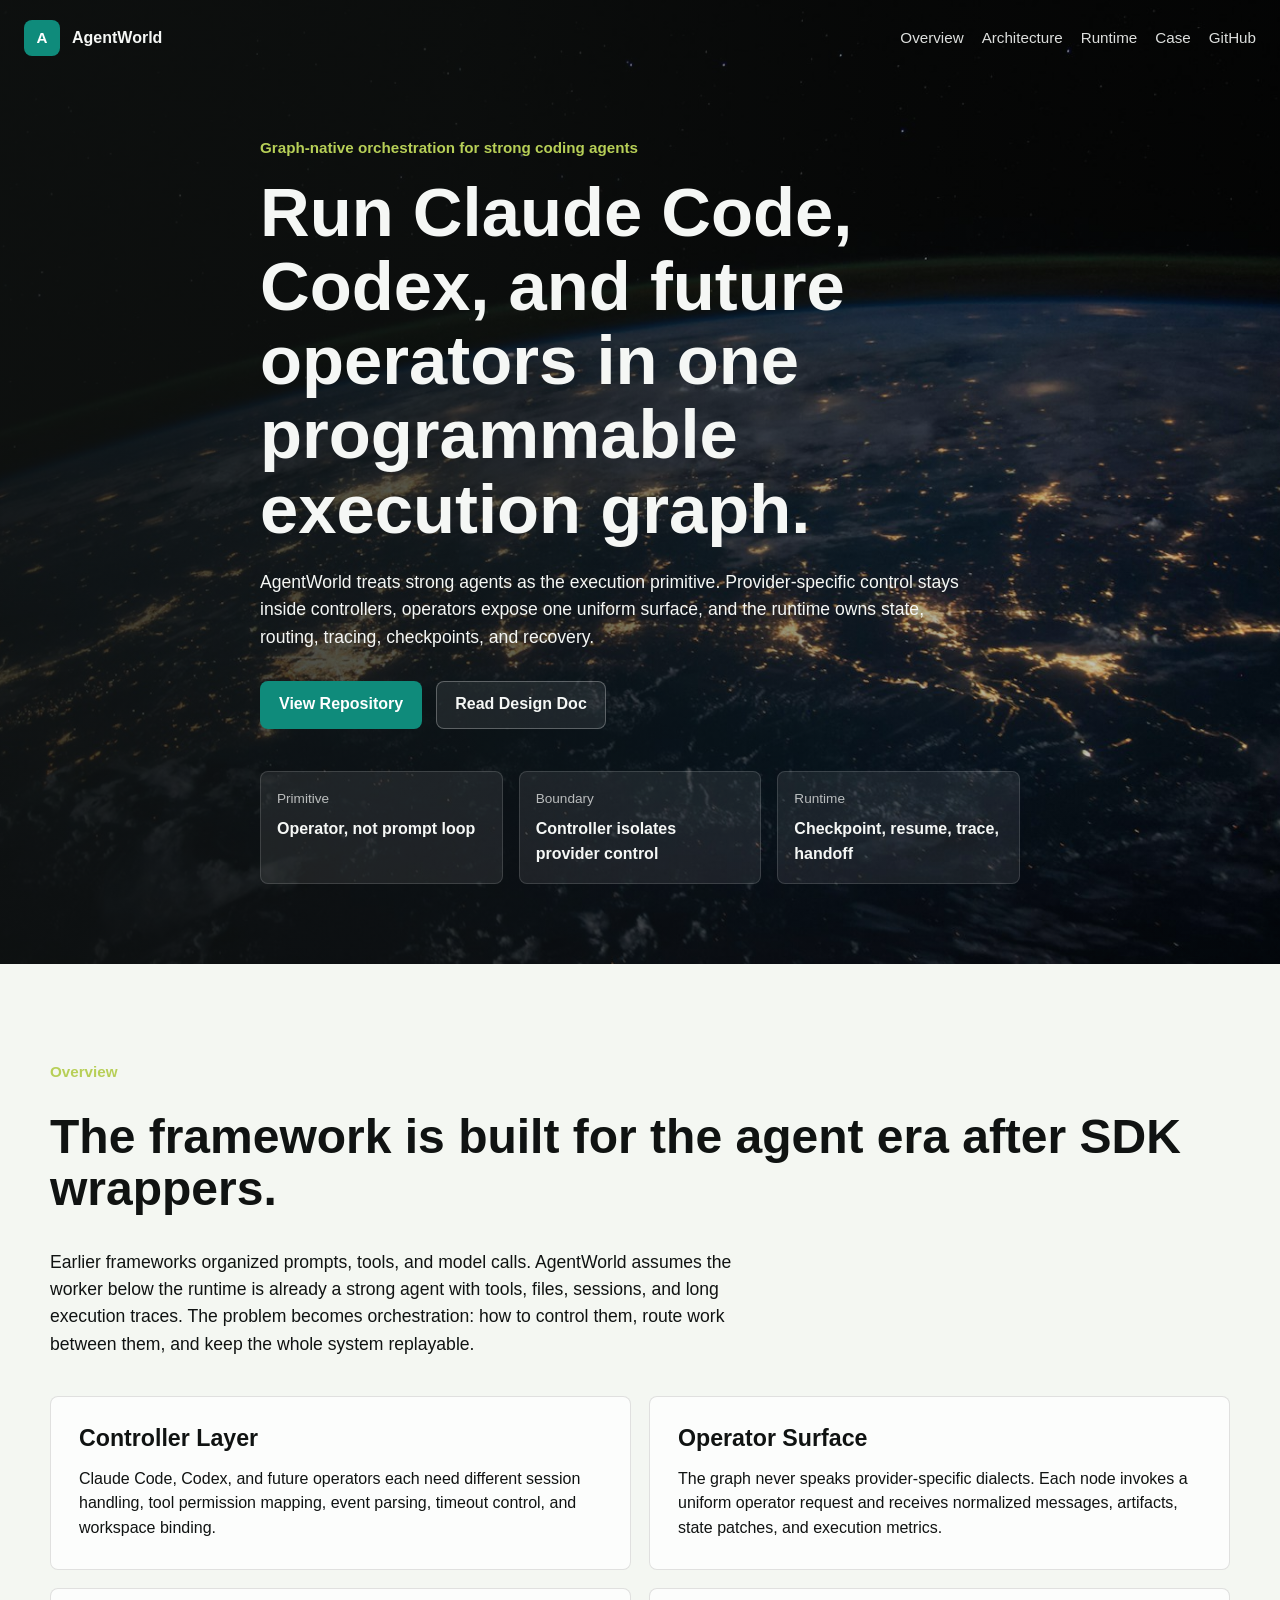
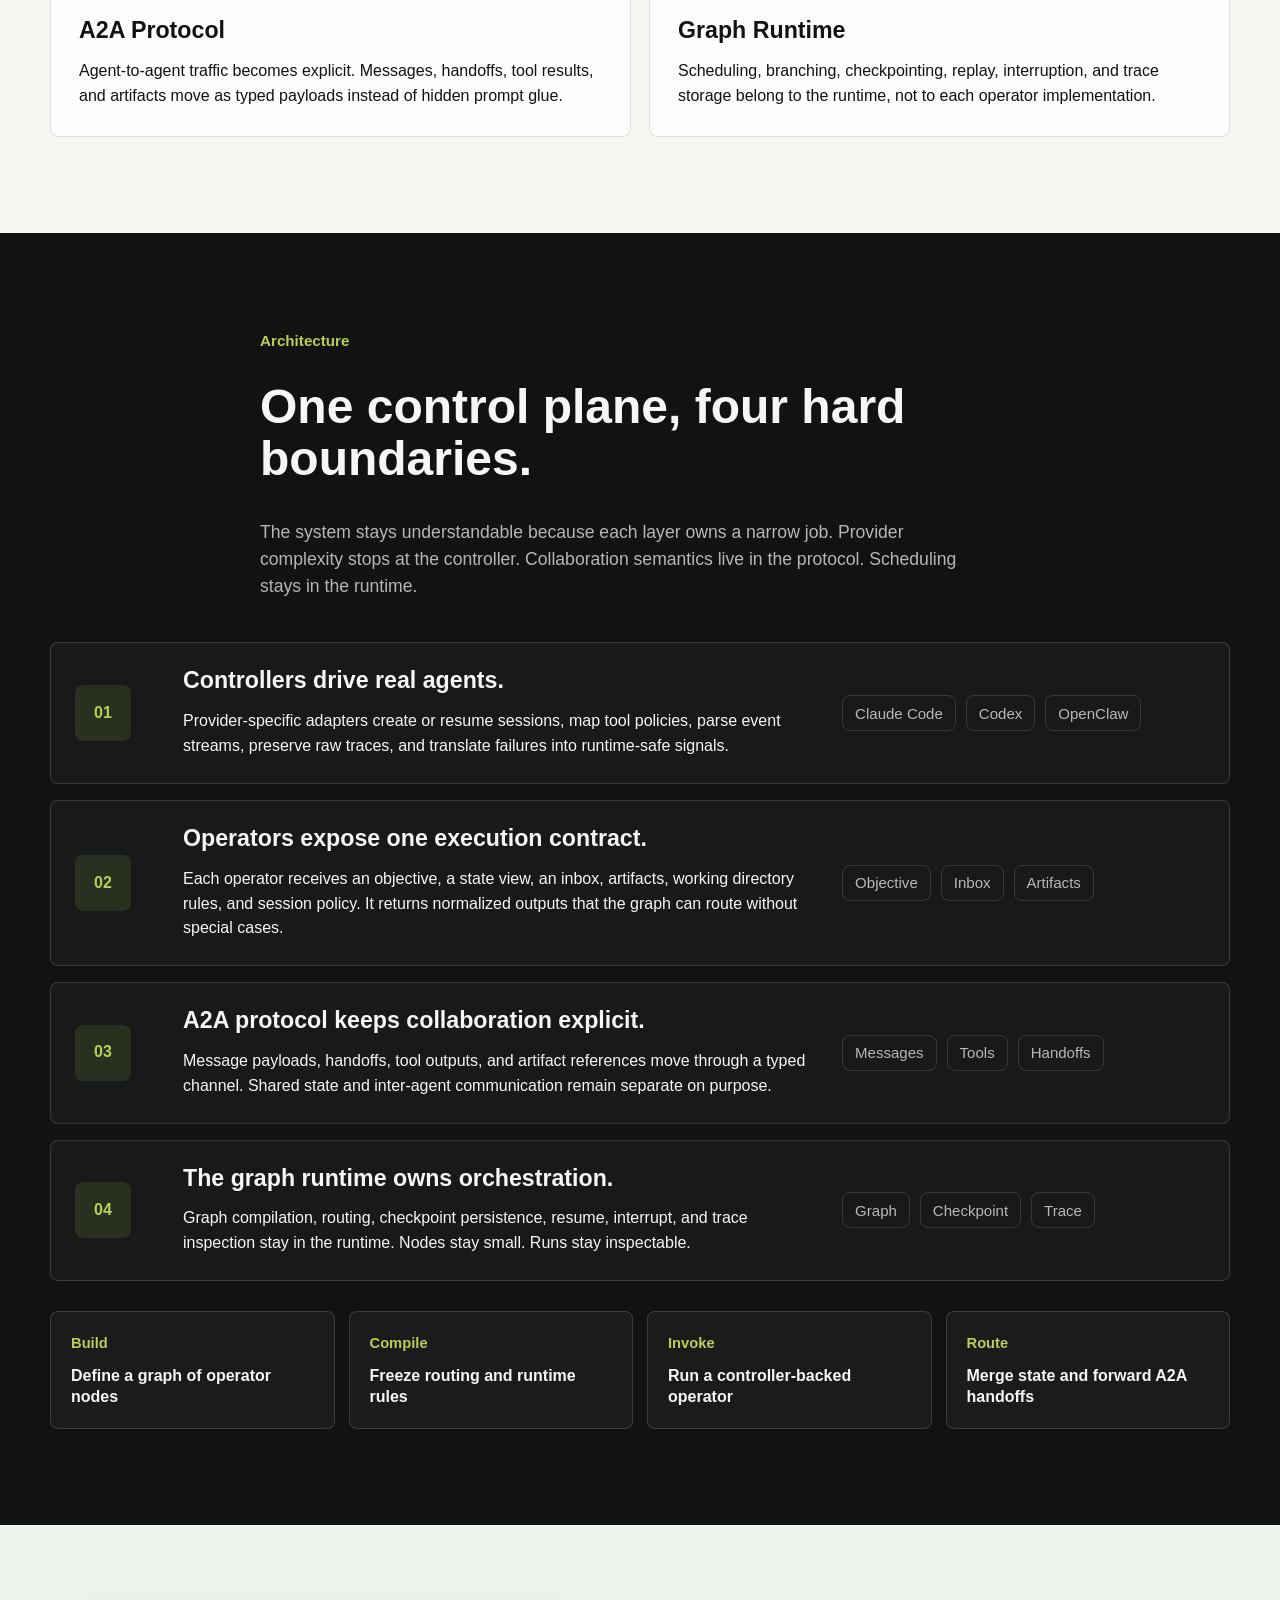
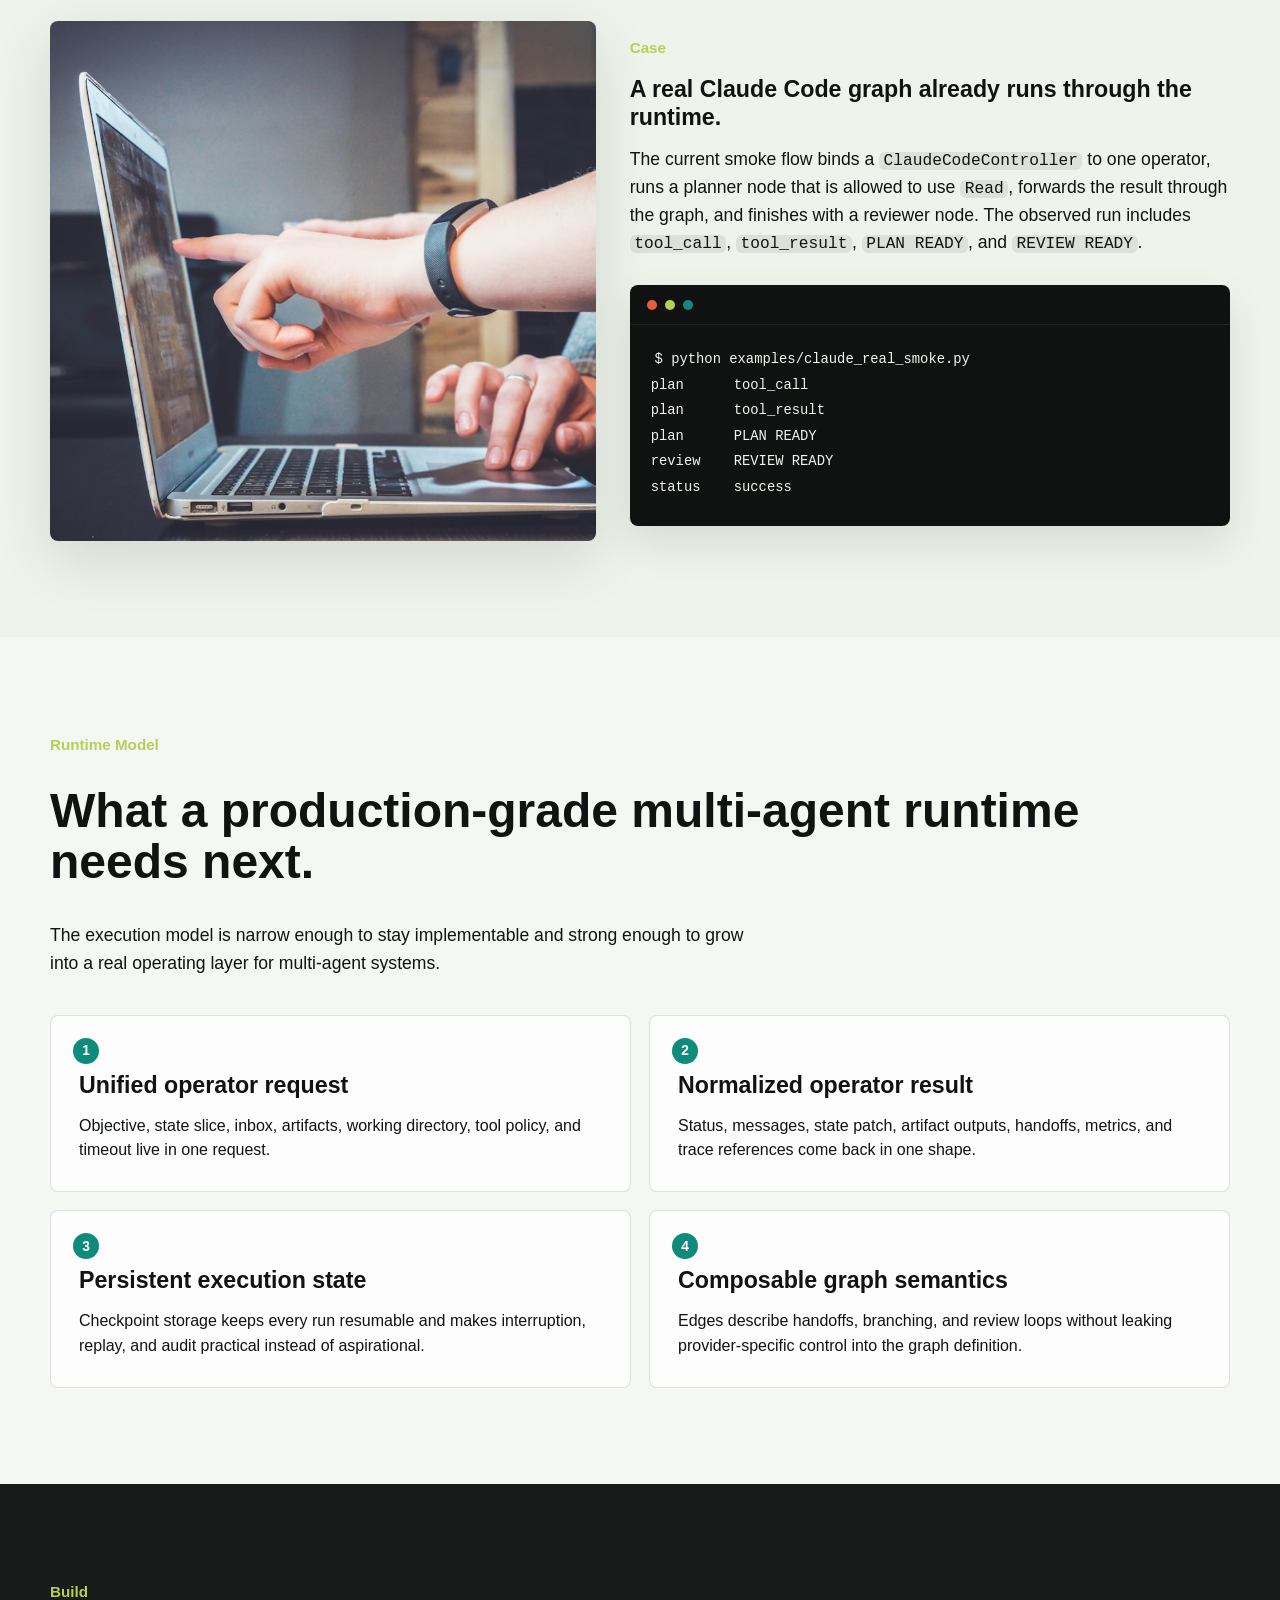
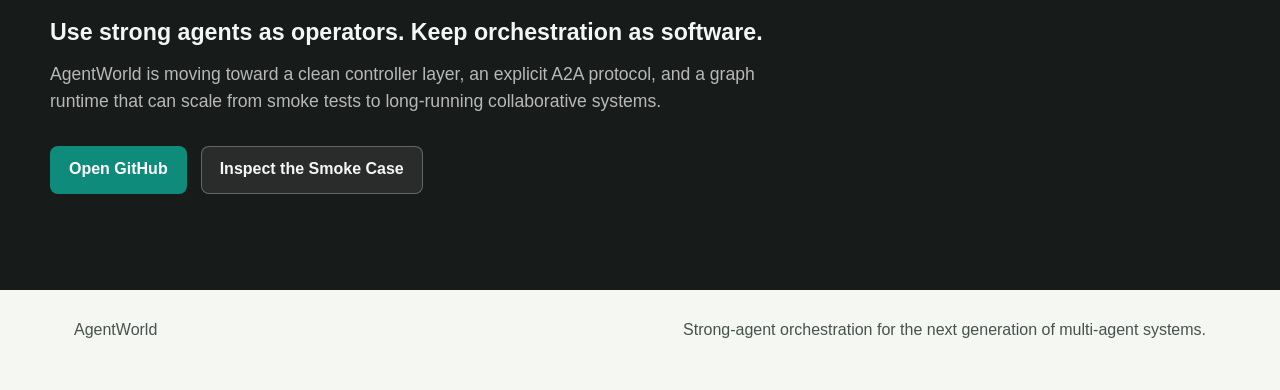
<file: index.html>
<!DOCTYPE html>
<html lang="en">
<head>
  <meta charset="UTF-8">
  <meta name="viewport" content="width=device-width, initial-scale=1">
  <title>AgentWorld | Orchestration for Strong Agents</title>
  <meta
    name="description"
    content="AgentWorld is a graph-native control plane for strong agents such as Claude Code and Codex."
  >
  <meta property="og:title" content="AgentWorld">
  <meta
    property="og:description"
    content="Run strong agents as operators in one programmable execution graph."
  >
  <meta property="og:type" content="website">
  <meta property="og:image" content="assets/agentworld-hero.jpg">
  <meta name="theme-color" content="#101312">
  <link rel="stylesheet" href="assets/site.css">
</head>
<body>
  <header class="site-header" data-header>
    <a class="brand" href="#top" aria-label="AgentWorld home">
      <span class="brand-mark">A</span>
      <span class="brand-text">AgentWorld</span>
    </a>
    <button class="menu-toggle" type="button" aria-expanded="false" aria-controls="site-nav" data-menu-toggle>
      <span></span>
      <span></span>
      <span></span>
    </button>
    <nav class="site-nav" id="site-nav" data-site-nav>
      <a href="#overview">Overview</a>
      <a href="#architecture">Architecture</a>
      <a href="#runtime">Runtime</a>
      <a href="#case">Case</a>
      <a href="https://github.com/black-yt/AgentWorld" target="_blank" rel="noreferrer">GitHub</a>
    </nav>
  </header>

  <main id="top">
    <section class="hero">
      <div class="hero-overlay">
        <p class="eyebrow">Graph-native orchestration for strong coding agents</p>
        <h1>Run Claude Code, Codex, and future operators in one programmable execution graph.</h1>
        <p class="hero-copy">
          AgentWorld treats strong agents as the execution primitive. Provider-specific control stays inside
          controllers, operators expose one uniform surface, and the runtime owns state, routing, tracing,
          checkpoints, and recovery.
        </p>
        <div class="hero-actions">
          <a class="button button-primary" href="https://github.com/black-yt/AgentWorld" target="_blank" rel="noreferrer">
            View Repository
          </a>
          <a class="button button-secondary" href="https://github.com/black-yt/AgentWorld/blob/main/README.md" target="_blank" rel="noreferrer">
            Read Design Doc
          </a>
        </div>
        <div class="hero-facts" data-reveal>
          <div>
            <span class="fact-label">Primitive</span>
            <strong>Operator, not prompt loop</strong>
          </div>
          <div>
            <span class="fact-label">Boundary</span>
            <strong>Controller isolates provider control</strong>
          </div>
          <div>
            <span class="fact-label">Runtime</span>
            <strong>Checkpoint, resume, trace, handoff</strong>
          </div>
        </div>
      </div>
    </section>

    <section class="section section-light" id="overview">
      <div class="section-head" data-reveal>
        <p class="eyebrow">Overview</p>
        <h2>The framework is built for the agent era after SDK wrappers.</h2>
        <p class="section-copy">
          Earlier frameworks organized prompts, tools, and model calls. AgentWorld assumes the worker below the
          runtime is already a strong agent with tools, files, sessions, and long execution traces. The problem
          becomes orchestration: how to control them, route work between them, and keep the whole system replayable.
        </p>
      </div>
      <div class="feature-grid">
        <article class="feature-block" data-reveal>
          <h3>Controller Layer</h3>
          <p>
            Claude Code, Codex, and future operators each need different session handling, tool permission mapping,
            event parsing, timeout control, and workspace binding.
          </p>
        </article>
        <article class="feature-block" data-reveal>
          <h3>Operator Surface</h3>
          <p>
            The graph never speaks provider-specific dialects. Each node invokes a uniform operator request and
            receives normalized messages, artifacts, state patches, and execution metrics.
          </p>
        </article>
        <article class="feature-block" data-reveal>
          <h3>A2A Protocol</h3>
          <p>
            Agent-to-agent traffic becomes explicit. Messages, handoffs, tool results, and artifacts move as typed
            payloads instead of hidden prompt glue.
          </p>
        </article>
        <article class="feature-block" data-reveal>
          <h3>Graph Runtime</h3>
          <p>
            Scheduling, branching, checkpointing, replay, interruption, and trace storage belong to the runtime, not
            to each operator implementation.
          </p>
        </article>
      </div>
    </section>

    <section class="section section-dark" id="architecture">
      <div class="section-head narrow" data-reveal>
        <p class="eyebrow">Architecture</p>
        <h2>One control plane, four hard boundaries.</h2>
        <p class="section-copy">
          The system stays understandable because each layer owns a narrow job. Provider complexity stops at the
          controller. Collaboration semantics live in the protocol. Scheduling stays in the runtime.
        </p>
      </div>
      <div class="layer-stack">
        <article class="layer-row" data-reveal>
          <div class="layer-tag">01</div>
          <div class="layer-body">
            <h3>Controllers drive real agents.</h3>
            <p>
              Provider-specific adapters create or resume sessions, map tool policies, parse event streams, preserve
              raw traces, and translate failures into runtime-safe signals.
            </p>
          </div>
          <div class="layer-points">
            <span>Claude Code</span>
            <span>Codex</span>
            <span>OpenClaw</span>
          </div>
        </article>
        <article class="layer-row" data-reveal>
          <div class="layer-tag">02</div>
          <div class="layer-body">
            <h3>Operators expose one execution contract.</h3>
            <p>
              Each operator receives an objective, a state view, an inbox, artifacts, working directory rules, and
              session policy. It returns normalized outputs that the graph can route without special cases.
            </p>
          </div>
          <div class="layer-points">
            <span>Objective</span>
            <span>Inbox</span>
            <span>Artifacts</span>
          </div>
        </article>
        <article class="layer-row" data-reveal>
          <div class="layer-tag">03</div>
          <div class="layer-body">
            <h3>A2A protocol keeps collaboration explicit.</h3>
            <p>
              Message payloads, handoffs, tool outputs, and artifact references move through a typed channel. Shared
              state and inter-agent communication remain separate on purpose.
            </p>
          </div>
          <div class="layer-points">
            <span>Messages</span>
            <span>Tools</span>
            <span>Handoffs</span>
          </div>
        </article>
        <article class="layer-row" data-reveal>
          <div class="layer-tag">04</div>
          <div class="layer-body">
            <h3>The graph runtime owns orchestration.</h3>
            <p>
              Graph compilation, routing, checkpoint persistence, resume, interrupt, and trace inspection stay in the
              runtime. Nodes stay small. Runs stay inspectable.
            </p>
          </div>
          <div class="layer-points">
            <span>Graph</span>
            <span>Checkpoint</span>
            <span>Trace</span>
          </div>
        </article>
      </div>
      <div class="flow-strip" data-reveal>
        <div class="flow-step">
          <span>Build</span>
          <strong>Define a graph of operator nodes</strong>
        </div>
        <div class="flow-step">
          <span>Compile</span>
          <strong>Freeze routing and runtime rules</strong>
        </div>
        <div class="flow-step">
          <span>Invoke</span>
          <strong>Run a controller-backed operator</strong>
        </div>
        <div class="flow-step">
          <span>Route</span>
          <strong>Merge state and forward A2A handoffs</strong>
        </div>
      </div>
    </section>

    <section class="section section-accent" id="case">
      <div class="case-grid">
        <div class="case-visual" data-reveal>
          <img src="assets/agentworld-collab.jpg" alt="People working across screens in a collaborative engineering setting">
        </div>
        <div class="case-copy-block" data-reveal>
          <p class="eyebrow">Case</p>
          <h2>A real Claude Code graph already runs through the runtime.</h2>
          <p class="section-copy">
            The current smoke flow binds a <code>ClaudeCodeController</code> to one operator, runs a planner node that
            is allowed to use <code>Read</code>, forwards the result through the graph, and finishes with a reviewer
            node. The observed run includes <code>tool_call</code>, <code>tool_result</code>, <code>PLAN READY</code>,
            and <code>REVIEW READY</code>.
          </p>
          <div class="terminal">
            <div class="terminal-bar">
              <span></span>
              <span></span>
              <span></span>
            </div>
            <pre><code>$ python examples/claude_real_smoke.py
plan      tool_call
plan      tool_result
plan      PLAN READY
review    REVIEW READY
status    success</code></pre>
          </div>
        </div>
      </div>
    </section>

    <section class="section section-light" id="runtime">
      <div class="section-head" data-reveal>
        <p class="eyebrow">Runtime Model</p>
        <h2>What a production-grade multi-agent runtime needs next.</h2>
        <p class="section-copy">
          The execution model is narrow enough to stay implementable and strong enough to grow into a real operating
          layer for multi-agent systems.
        </p>
      </div>
      <div class="runtime-grid">
        <article class="runtime-item" data-reveal>
          <span class="runtime-index">1</span>
          <h3>Unified operator request</h3>
          <p>Objective, state slice, inbox, artifacts, working directory, tool policy, and timeout live in one request.</p>
        </article>
        <article class="runtime-item" data-reveal>
          <span class="runtime-index">2</span>
          <h3>Normalized operator result</h3>
          <p>Status, messages, state patch, artifact outputs, handoffs, metrics, and trace references come back in one shape.</p>
        </article>
        <article class="runtime-item" data-reveal>
          <span class="runtime-index">3</span>
          <h3>Persistent execution state</h3>
          <p>Checkpoint storage keeps every run resumable and makes interruption, replay, and audit practical instead of aspirational.</p>
        </article>
        <article class="runtime-item" data-reveal>
          <span class="runtime-index">4</span>
          <h3>Composable graph semantics</h3>
          <p>Edges describe handoffs, branching, and review loops without leaking provider-specific control into the graph definition.</p>
        </article>
      </div>
    </section>

    <section class="section section-cta">
      <div class="cta-content" data-reveal>
        <p class="eyebrow">Build</p>
        <h2>Use strong agents as operators. Keep orchestration as software.</h2>
        <p class="section-copy">
          AgentWorld is moving toward a clean controller layer, an explicit A2A protocol, and a graph runtime that can
          scale from smoke tests to long-running collaborative systems.
        </p>
        <div class="hero-actions">
          <a class="button button-primary" href="https://github.com/black-yt/AgentWorld" target="_blank" rel="noreferrer">
            Open GitHub
          </a>
          <a class="button button-secondary" href="https://github.com/black-yt/AgentWorld/blob/main/examples/claude_real_smoke.py" target="_blank" rel="noreferrer">
            Inspect the Smoke Case
          </a>
        </div>
      </div>
    </section>
  </main>

  <footer class="site-footer">
    <p>AgentWorld</p>
    <p>Strong-agent orchestration for the next generation of multi-agent systems.</p>
  </footer>

  <script src="assets/site.js"></script>
</body>
</html>
</file>
<file: assets/site.css>
:root {
  --bg: #f4f7f2;
  --bg-soft: #eef3eb;
  --bg-dark: #101312;
  --bg-deep: #171b19;
  --surface: rgba(255, 255, 255, 0.9);
  --surface-dark: rgba(255, 255, 255, 0.06);
  --line: rgba(16, 19, 18, 0.12);
  --line-dark: rgba(255, 255, 255, 0.14);
  --text: #101312;
  --text-soft: #47524d;
  --text-inverse: #f5f7f5;
  --text-muted: rgba(245, 247, 245, 0.72);
  --accent: #0f8b7b;
  --accent-strong: #e45f3c;
  --accent-soft: #b7cf57;
  --radius: 8px;
  --shadow: 0 18px 60px rgba(16, 19, 18, 0.12);
  --max-width: 1180px;
  --header-height: 76px;
}

*,
*::before,
*::after {
  box-sizing: border-box;
}

html {
  scroll-behavior: smooth;
}

body {
  margin: 0;
  background: var(--bg);
  color: var(--text);
  font-family: Inter, "Segoe UI", Arial, sans-serif;
  font-size: 16px;
  line-height: 1.55;
}

img {
  display: block;
  max-width: 100%;
}

a {
  color: inherit;
  text-decoration: none;
}

code {
  padding: 0 0.28em;
  border-radius: 6px;
  background: rgba(16, 19, 18, 0.08);
  font-family: "SFMono-Regular", Consolas, "Liberation Mono", Menlo, monospace;
  font-size: 0.92em;
}

button {
  font: inherit;
}

.site-header {
  position: fixed;
  top: 0;
  left: 0;
  z-index: 30;
  width: 100%;
  height: var(--header-height);
  display: flex;
  align-items: center;
  justify-content: space-between;
  padding: 0 24px;
  transition: background-color 200ms ease, border-color 200ms ease, backdrop-filter 200ms ease;
}

.site-header.is-solid {
  background: rgba(244, 247, 242, 0.9);
  border-bottom: 1px solid rgba(16, 19, 18, 0.08);
  backdrop-filter: blur(12px);
}

.brand {
  display: inline-flex;
  align-items: center;
  gap: 12px;
  color: var(--text-inverse);
  font-weight: 700;
  font-size: 1rem;
}

.site-header.is-solid .brand {
  color: var(--text);
}

.brand-mark {
  display: inline-flex;
  align-items: center;
  justify-content: center;
  width: 36px;
  height: 36px;
  border-radius: 8px;
  background: var(--accent);
  color: #fff;
  font-size: 0.95rem;
}

.site-nav {
  display: inline-flex;
  align-items: center;
  gap: 18px;
}

.site-nav a {
  color: var(--text-inverse);
  font-size: 0.95rem;
  opacity: 0.9;
}

.site-header.is-solid .site-nav a {
  color: var(--text);
}

.site-nav a:hover,
.site-nav a:focus-visible {
  opacity: 1;
}

.menu-toggle {
  display: none;
  width: 44px;
  height: 44px;
  padding: 0;
  border: 1px solid rgba(255, 255, 255, 0.24);
  border-radius: 8px;
  background: rgba(255, 255, 255, 0.08);
  cursor: pointer;
}

.site-header.is-solid .menu-toggle {
  border-color: rgba(16, 19, 18, 0.12);
  background: rgba(255, 255, 255, 0.75);
}

.menu-toggle span {
  display: block;
  width: 18px;
  height: 2px;
  margin: 4px auto;
  background: currentColor;
  color: var(--text-inverse);
}

.site-header.is-solid .menu-toggle span {
  color: var(--text);
}

.hero {
  position: relative;
  min-height: 84svh;
  padding: calc(var(--header-height) + 60px) 24px 80px;
  background:
    linear-gradient(90deg, rgba(16, 19, 18, 0.82) 0%, rgba(16, 19, 18, 0.7) 36%, rgba(16, 19, 18, 0.35) 70%, rgba(16, 19, 18, 0.18) 100%),
    url("agentworld-hero.jpg") center center / cover no-repeat;
  color: var(--text-inverse);
}

.hero-overlay,
.section-head,
.feature-grid,
.layer-stack,
.flow-strip,
.case-grid,
.runtime-grid,
.cta-content,
.site-footer {
  width: min(100%, var(--max-width));
  margin: 0 auto;
}

.hero-overlay {
  max-width: 760px;
}

.eyebrow {
  margin: 0 0 16px;
  color: var(--accent-soft);
  font-size: 0.95rem;
  font-weight: 600;
}

.hero h1,
.section h2 {
  margin: 0;
  font-weight: 700;
  line-height: 1.08;
}

.hero h1 {
  max-width: 720px;
  font-size: 4.3rem;
}

.hero-copy,
.section-copy {
  margin: 22px 0 0;
  max-width: 720px;
  font-size: 1.1rem;
}

.hero-actions {
  display: flex;
  flex-wrap: wrap;
  gap: 14px;
  margin-top: 30px;
}

.button {
  display: inline-flex;
  align-items: center;
  justify-content: center;
  min-height: 48px;
  padding: 0 18px;
  border-radius: 8px;
  border: 1px solid transparent;
  font-weight: 600;
  transition: transform 180ms ease, background-color 180ms ease, border-color 180ms ease;
}

.button:hover,
.button:focus-visible {
  transform: translateY(-1px);
}

.button-primary {
  background: var(--accent);
  color: #fff;
}

.button-primary:hover,
.button-primary:focus-visible {
  background: #0c786b;
}

.button-secondary {
  border-color: rgba(255, 255, 255, 0.28);
  background: rgba(255, 255, 255, 0.08);
  color: var(--text-inverse);
}

.button-secondary:hover,
.button-secondary:focus-visible {
  background: rgba(255, 255, 255, 0.14);
}

.hero-facts {
  display: grid;
  grid-template-columns: repeat(3, minmax(0, 1fr));
  gap: 16px;
  margin-top: 42px;
}

.hero-facts div {
  padding: 16px;
  border: 1px solid rgba(255, 255, 255, 0.14);
  border-radius: 8px;
  background: rgba(255, 255, 255, 0.08);
}

.fact-label {
  display: block;
  margin-bottom: 8px;
  color: rgba(245, 247, 245, 0.72);
  font-size: 0.85rem;
  font-weight: 500;
}

.hero-facts strong {
  display: block;
  font-size: 1rem;
}

.section {
  padding: 96px 24px;
}

.section-light {
  background: var(--bg);
}

.section-accent {
  background: var(--bg-soft);
}

.section-dark {
  background: var(--bg-dark);
  color: var(--text-inverse);
}

.section-head {
  display: grid;
  gap: 12px;
}

.section-head.narrow {
  max-width: 760px;
}

.section h2 {
  font-size: 3rem;
}

.section-dark .eyebrow {
  color: var(--accent-soft);
}

.section-dark .section-copy {
  color: var(--text-muted);
}

.section-dark code,
.section-cta code {
  background: rgba(255, 255, 255, 0.1);
}

.feature-grid {
  display: grid;
  grid-template-columns: repeat(2, minmax(0, 1fr));
  gap: 18px;
  margin-top: 38px;
}

.feature-block,
.runtime-item {
  padding: 28px;
  border: 1px solid var(--line);
  border-radius: 8px;
  background: rgba(255, 255, 255, 0.74);
}

.feature-block h3,
.layer-body h3,
.runtime-item h3,
.case-copy-block h2,
.cta-content h2 {
  margin: 0;
  font-size: 1.45rem;
  line-height: 1.2;
}

.feature-block p,
.layer-body p,
.runtime-item p,
.case-copy-block .section-copy,
.cta-content .section-copy {
  margin: 14px 0 0;
}

.layer-stack {
  display: grid;
  gap: 16px;
  margin-top: 42px;
}

.layer-row {
  display: grid;
  grid-template-columns: 84px minmax(0, 1.4fr) minmax(240px, 0.8fr);
  gap: 24px;
  align-items: center;
  padding: 24px;
  border: 1px solid var(--line-dark);
  border-radius: 8px;
  background: rgba(255, 255, 255, 0.03);
}

.layer-tag {
  display: inline-flex;
  align-items: center;
  justify-content: center;
  width: 56px;
  height: 56px;
  border-radius: 8px;
  background: rgba(183, 207, 87, 0.12);
  color: var(--accent-soft);
  font-weight: 700;
}

.layer-points {
  display: flex;
  flex-wrap: wrap;
  gap: 10px;
  justify-content: flex-start;
}

.layer-points span {
  display: inline-flex;
  align-items: center;
  min-height: 36px;
  padding: 0 12px;
  border-radius: 8px;
  border: 1px solid var(--line-dark);
  color: var(--text-muted);
  font-size: 0.94rem;
}

.flow-strip {
  display: grid;
  grid-template-columns: repeat(4, minmax(0, 1fr));
  gap: 14px;
  margin-top: 30px;
}

.flow-step {
  padding: 20px;
  border-radius: 8px;
  border: 1px solid var(--line-dark);
  background: rgba(255, 255, 255, 0.04);
}

.flow-step span {
  display: block;
  margin-bottom: 10px;
  color: var(--accent-soft);
  font-size: 0.92rem;
  font-weight: 600;
}

.flow-step strong {
  display: block;
  font-size: 1rem;
  line-height: 1.35;
}

.case-grid {
  display: grid;
  grid-template-columns: minmax(0, 1fr) minmax(0, 1.1fr);
  gap: 34px;
  align-items: center;
}

.case-visual img {
  width: 100%;
  min-height: 520px;
  object-fit: cover;
  border-radius: 8px;
  box-shadow: var(--shadow);
}

.terminal {
  margin-top: 28px;
  overflow: hidden;
  border: 1px solid rgba(16, 19, 18, 0.08);
  border-radius: 8px;
  background: #0f1211;
  box-shadow: 0 18px 40px rgba(16, 19, 18, 0.1);
}

.terminal-bar {
  display: flex;
  gap: 8px;
  padding: 14px 16px;
  border-bottom: 1px solid rgba(255, 255, 255, 0.08);
}

.terminal-bar span {
  width: 10px;
  height: 10px;
  border-radius: 50%;
  background: rgba(255, 255, 255, 0.38);
}

.terminal-bar span:first-child {
  background: var(--accent-strong);
}

.terminal-bar span:nth-child(2) {
  background: var(--accent-soft);
}

.terminal-bar span:nth-child(3) {
  background: var(--accent);
}

.terminal pre {
  margin: 0;
  padding: 22px 20px 24px;
  overflow-x: auto;
  color: #eef7ee;
  font-family: "SFMono-Regular", Consolas, "Liberation Mono", Menlo, monospace;
  font-size: 0.94rem;
  line-height: 1.7;
}

.runtime-grid {
  display: grid;
  grid-template-columns: repeat(2, minmax(0, 1fr));
  gap: 18px;
  margin-top: 38px;
}

.runtime-item {
  position: relative;
  padding-top: 56px;
}

.runtime-index {
  position: absolute;
  top: 22px;
  left: 22px;
  display: inline-flex;
  align-items: center;
  justify-content: center;
  width: 26px;
  height: 26px;
  border-radius: 50%;
  background: var(--accent);
  color: #fff;
  font-size: 0.86rem;
  font-weight: 700;
}

.section-cta {
  background: var(--bg-deep);
  color: var(--text-inverse);
}

.cta-content {
  padding: 0;
}

.section-cta .eyebrow {
  color: var(--accent-soft);
}

.section-cta .section-copy {
  color: var(--text-muted);
}

.site-footer {
  display: flex;
  align-items: center;
  justify-content: space-between;
  gap: 18px;
  padding: 28px 24px 48px;
  color: var(--text-soft);
}

.site-footer p {
  margin: 0;
}

[data-reveal] {
  opacity: 0;
  transform: translateY(24px);
  transition: opacity 500ms ease, transform 500ms ease;
}

[data-reveal].is-visible {
  opacity: 1;
  transform: translateY(0);
}

@media (max-width: 1080px) {
  .hero h1 {
    font-size: 3.5rem;
  }

  .section h2 {
    font-size: 2.5rem;
  }

  .layer-row {
    grid-template-columns: 72px minmax(0, 1fr);
  }

  .layer-points {
    grid-column: 2;
  }

  .case-grid {
    grid-template-columns: 1fr;
  }

  .case-visual {
    order: 2;
  }

  .case-copy-block {
    order: 1;
  }
}

@media (max-width: 860px) {
  .site-header {
    padding: 0 18px;
  }

  .menu-toggle {
    display: inline-flex;
    align-items: center;
    justify-content: center;
  }

  .site-nav {
    position: absolute;
    top: calc(100% + 12px);
    right: 18px;
    display: none;
    flex-direction: column;
    align-items: flex-start;
    min-width: 220px;
    padding: 14px;
    border: 1px solid rgba(16, 19, 18, 0.08);
    border-radius: 8px;
    background: rgba(244, 247, 242, 0.96);
    box-shadow: var(--shadow);
  }

  .site-nav a {
    color: var(--text);
  }

  .site-nav.is-open {
    display: flex;
  }

  .hero {
    min-height: 88svh;
    padding: calc(var(--header-height) + 44px) 18px 64px;
    background:
      linear-gradient(180deg, rgba(16, 19, 18, 0.7) 0%, rgba(16, 19, 18, 0.64) 46%, rgba(16, 19, 18, 0.8) 100%),
      url("agentworld-hero.jpg") center center / cover no-repeat;
  }

  .hero h1 {
    font-size: 2.9rem;
  }

  .hero-facts,
  .feature-grid,
  .flow-strip,
  .runtime-grid {
    grid-template-columns: 1fr;
  }

  .section {
    padding: 80px 18px;
  }

  .section h2 {
    font-size: 2.15rem;
  }
}

@media (max-width: 640px) {
  body {
    font-size: 15px;
  }

  .hero h1 {
    font-size: 2.35rem;
  }

  .hero-copy,
  .section-copy {
    font-size: 1rem;
  }

  .feature-block,
  .runtime-item,
  .layer-row {
    padding: 22px 18px;
  }

  .layer-row {
    grid-template-columns: 1fr;
    gap: 18px;
  }

  .layer-points {
    grid-column: auto;
  }

  .case-visual img {
    min-height: 340px;
  }

  .site-footer {
    flex-direction: column;
    align-items: flex-start;
    padding: 20px 18px 36px;
  }
}
</file>
